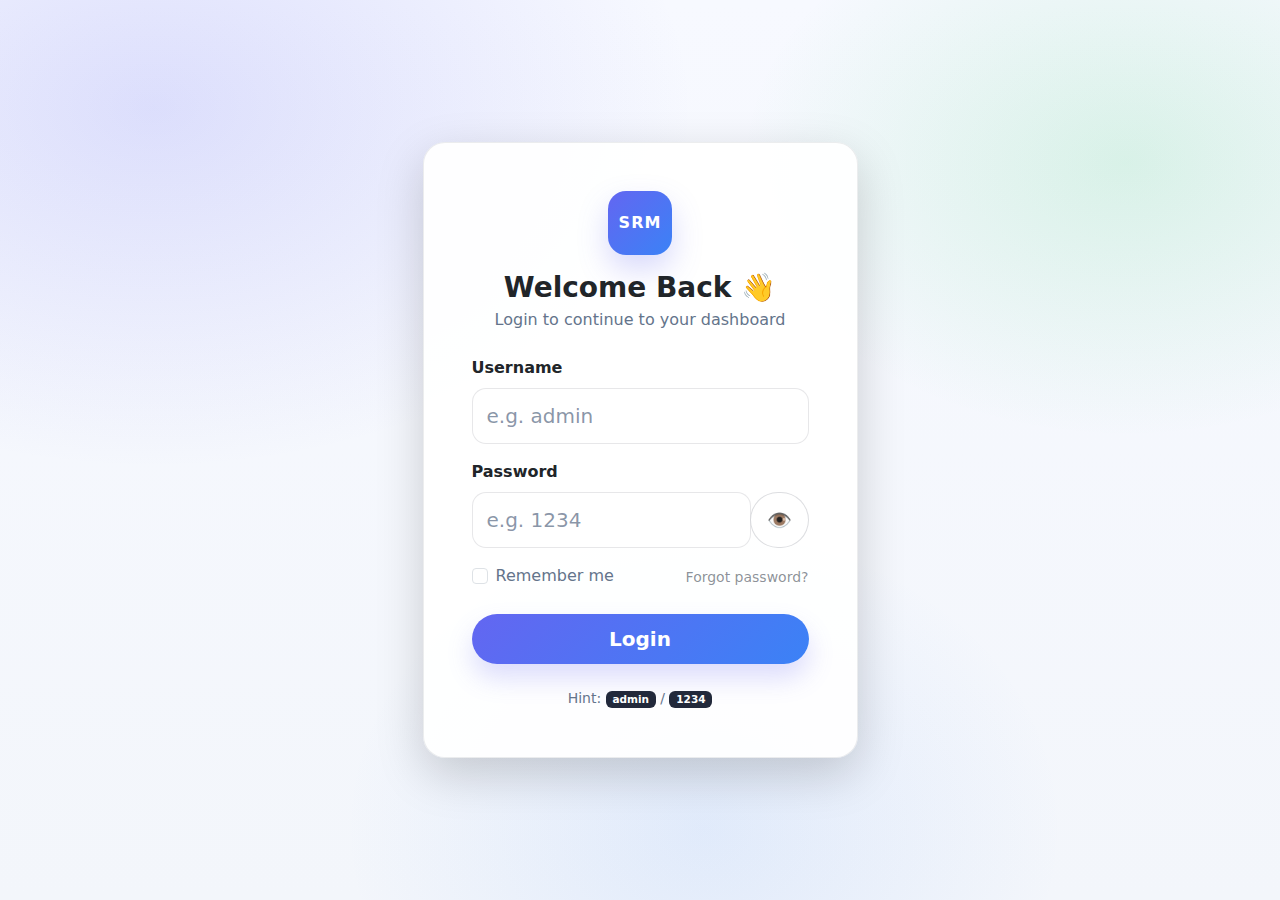
<file: index.html>
<!doctype html>
<html lang="en">
<head>
  <meta charset="UTF-8" />
  <meta name="viewport" content="width=device-width, initial-scale=1.0"/>
  <title>Mock Login | Student App</title>

  <!-- Bootstrap -->
  <link href="https://cdn.jsdelivr.net/npm/bootstrap@5.3.3/dist/css/bootstrap.min.css" rel="stylesheet"/>

  <!-- Custom CSS -->
  <link rel="stylesheet" href="css/styles.css"/>
</head>
<body class="bg-app">

  <div class="container min-vh-100 d-flex align-items-center justify-content-center py-5">
    <div class="card app-card p-4 p-md-5 shadow-lg">
      <div class="text-center mb-4">
        <div class="brand-badge mx-auto mb-3">SRM</div>
        <h1 class="h3 fw-bold mb-1">Welcome Back 👋</h1>
        <p class="text-muted mb-0">Login to continue to your dashboard</p>
      </div>

      <form id="loginForm" class="needs-validation" novalidate>
        <div class="mb-3">
          <label for="username" class="form-label fw-semibold">Username</label>
          <input
            type="text"
            id="username"
            class="form-control form-control-lg"
            placeholder="e.g. admin"
            required
            autocomplete="username"
          />
          <div class="invalid-feedback">Please enter your username.</div>
        </div>

        <div class="mb-2">
          <label for="password" class="form-label fw-semibold">Password</label>
          <div class="input-group input-group-lg">
            <input
              type="password"
              id="password"
              class="form-control"
              placeholder="e.g. 1234"
              required
              autocomplete="current-password"
            />
            <button class="btn btn-outline-light btn-eye" type="button" id="togglePass" aria-label="Toggle password">
              👁️
            </button>
            <div class="invalid-feedback">Please enter your password.</div>
          </div>
        </div>

        <div class="d-flex justify-content-between align-items-center mt-3 mb-4">
          <div class="form-check">
            <input class="form-check-input" type="checkbox" id="rememberMe"/>
            <label class="form-check-label text-muted" for="rememberMe">Remember me</label>
          </div>
          <a href="#" class="link-light small text-decoration-none opacity-75" onclick="return false;">Forgot password?</a>
        </div>

        <button type="submit" class="btn btn-gradient w-100 btn-lg fw-semibold">
          Login
        </button>

        <p class="text-center mt-4 mb-0 text-muted small">
          Hint: <span class="badge text-bg-dark">admin</span> / <span class="badge text-bg-dark">1234</span>
        </p>
      </form>
    </div>
  </div>

  <!-- Bootstrap JS (optional) -->
  <script src="https://cdn.jsdelivr.net/npm/bootstrap@5.3.3/dist/js/bootstrap.bundle.min.js"></script>

  <!-- App JS -->
  <script src="js/script.js"></script>
</body>
</html>
</file>
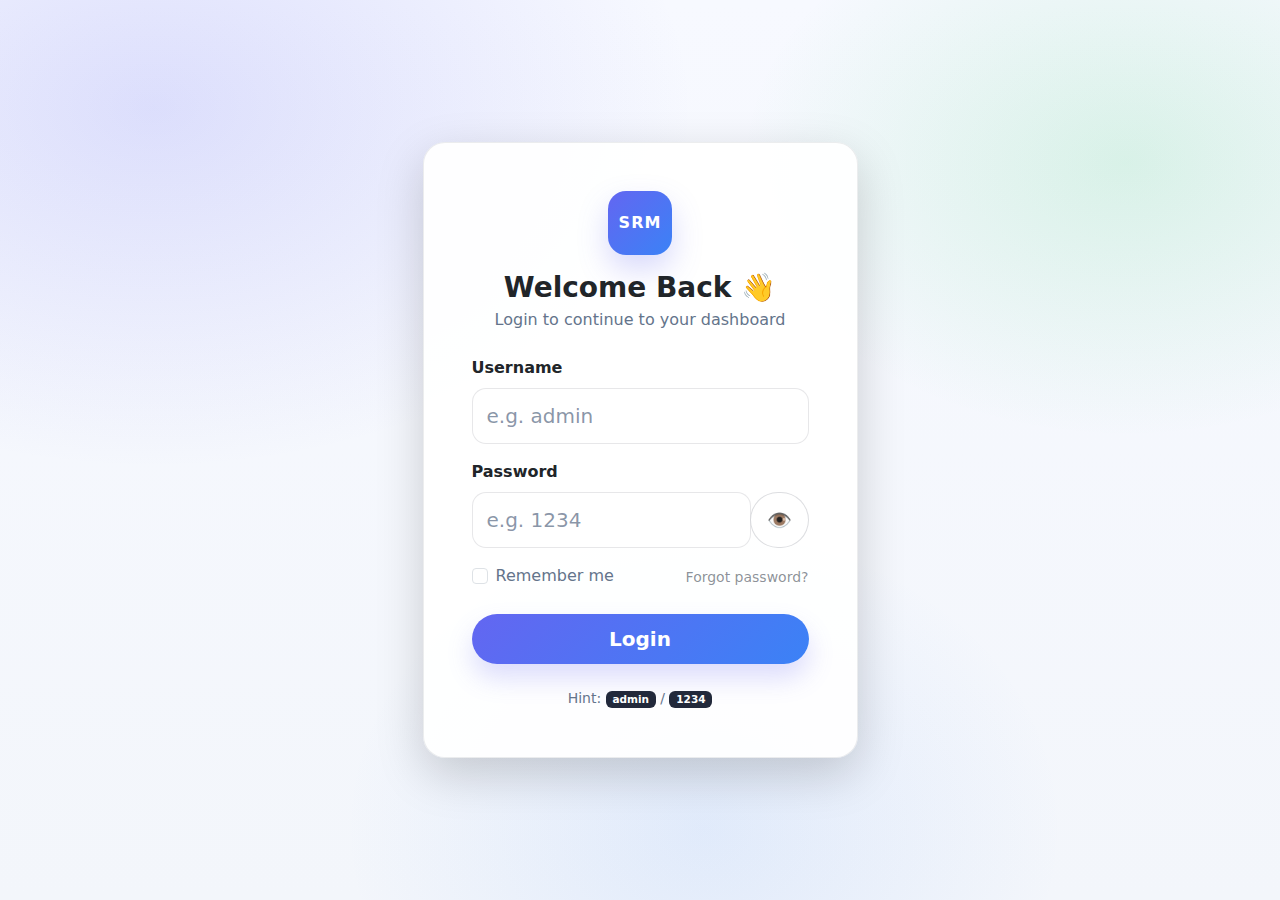
<file: dashboard.html>
<!doctype html>
<html lang="en">
<head>
  <meta charset="UTF-8" />
  <meta name="viewport" content="width=device-width, initial-scale=1.0"/>
  <title>Dashboard | Student App</title>

  <!-- Bootstrap -->
  <link href="https://cdn.jsdelivr.net/npm/bootstrap@5.3.3/dist/css/bootstrap.min.css" rel="stylesheet"/>

  <!-- Custom CSS -->
  <link rel="stylesheet" href="css/styles.css"/>
</head>
<body class="bg-app">

  <nav class="navbar navbar-expand-lg navbar-dark px-3 py-3 glass-nav">
    <div class="container-fluid">
      <a class="navbar-brand fw-bold d-flex align-items-center gap-2" href="#">
        <span class="brand-dot"></span> Student Mock App
      </a>
      <div class="d-flex gap-2 align-items-center">
        <a href="profile.html" class="btn btn-outline-light btn-sm rounded-pill px-3">Profile Settings</a>
        <button class="btn btn-light btn-sm rounded-pill px-3 fw-semibold" id="logoutBtn">Logout</button>
      </div>
    </div>
  </nav>

  <main class="container py-5">
    <div class="row g-4">
      <div class="col-12 col-lg-7">
        <div class="card app-card p-4 p-md-5 shadow-lg h-100">
          <h1 class="fw-bold mb-2">Dashboard</h1>
          <p class="text-muted mb-4">Your mock workspace overview</p>

          <div class="welcome-box p-4 rounded-4">
            <h2 class="h4 fw-bold mb-1">Welcome, <span id="userLabel">User</span>! 🎉</h2>
            <p class="mb-0 text-muted">You successfully logged in using JavaScript conditional logic.</p>
          </div>

          <div class="mt-4 d-flex flex-wrap gap-3">
            <a class="btn btn-gradient rounded-pill px-4" href="profile.html">
              Go to Profile Settings
            </a>
            <button class="btn btn-outline-light rounded-pill px-4" id="logoutBtn2">
              Logout
            </button>
          </div>
        </div>
      </div>

      <div class="col-12 col-lg-5">
        <div class="card app-card p-4 shadow-lg h-100">
          <h3 class="h5 fw-bold mb-3">Quick Cards</h3>

          <div class="mini-card p-3 rounded-4 mb-3">
            <div class="d-flex justify-content-between align-items-start">
              <div>
                <div class="fw-semibold">Status</div>
                <div class="text-muted small">Logged in</div>
              </div>
              <span class="badge text-bg-success rounded-pill">Active</span>
            </div>
          </div>

          <div class="mini-card p-3 rounded-4 mb-3">
            <div class="fw-semibold">UI/UX Touch</div>
            <div class="text-muted small">Bootstrap + custom gradients + glass effect</div>
          </div>

          <div class="mini-card p-3 rounded-4">
            <div class="fw-semibold">Task Checklist</div>
            <ul class="text-muted small mb-0 ps-3">
              <li>Login validation ✅</li>
              <li>Redirect to dashboard ✅</li>
              <li>Logout back to login ✅</li>
              <li>Profile page ✅</li>
            </ul>
          </div>
        </div>
      </div>
    </div>
  </main>

  <script src="https://cdn.jsdelivr.net/npm/bootstrap@5.3.3/dist/js/bootstrap.bundle.min.js"></script>
  <script src="js/script.js"></script>
</body>
</html>
</file>
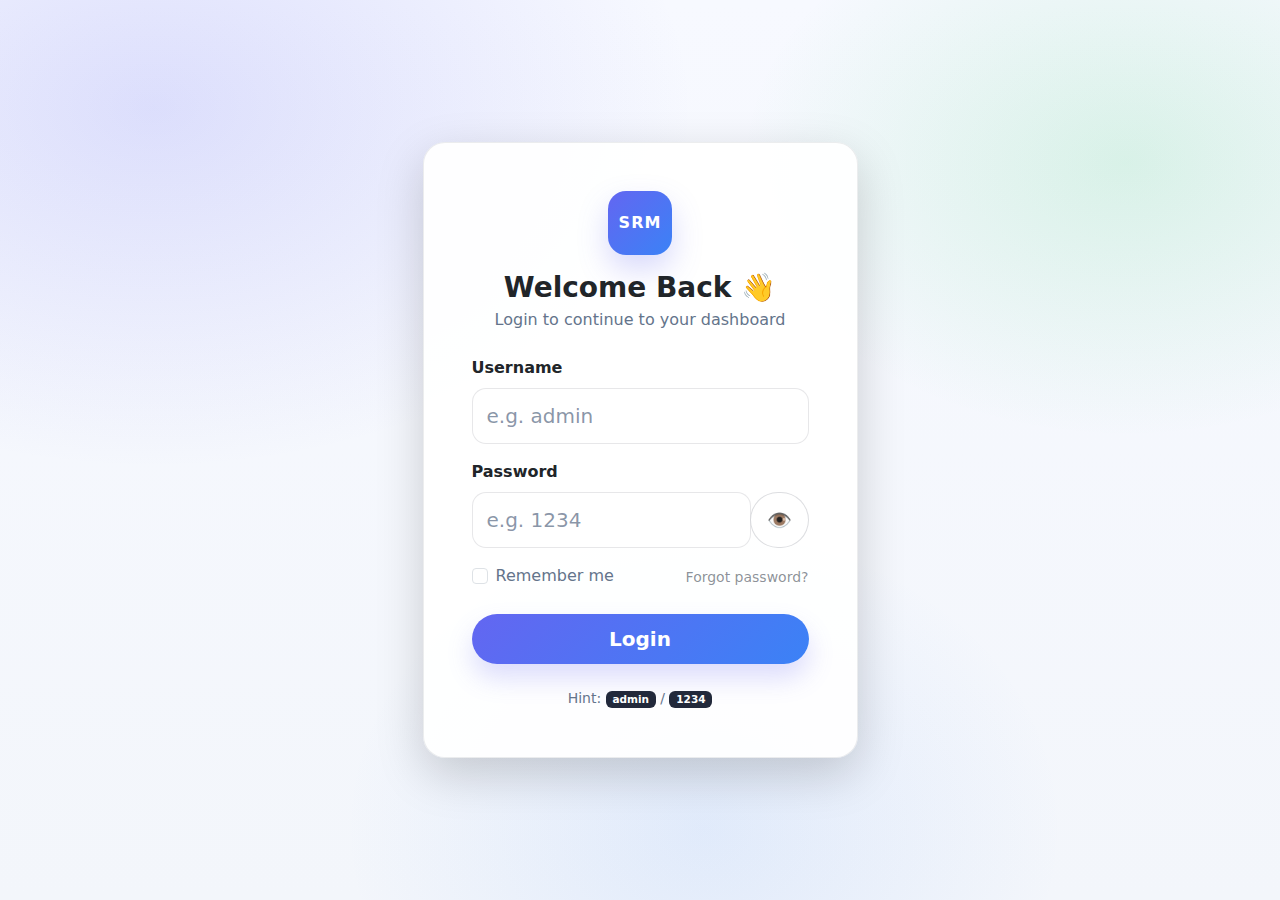
<file: profile.html>
<!doctype html>
<html lang="en">
<head>
  <meta charset="UTF-8" />
  <meta name="viewport" content="width=device-width, initial-scale=1.0"/>
  <title>Profile Settings | Student App</title>

  <!-- Bootstrap -->
  <link href="https://cdn.jsdelivr.net/npm/bootstrap@5.3.3/dist/css/bootstrap.min.css" rel="stylesheet"/>

  <!-- Custom CSS -->
  <link rel="stylesheet" href="css/styles.css"/>
</head>
<body class="bg-app">

  <nav class="navbar navbar-expand-lg navbar-dark px-3 py-3 glass-nav">
    <div class="container-fluid">
      <a class="navbar-brand fw-bold d-flex align-items-center gap-2" href="dashboard.html">
        <span class="brand-dot"></span> Student Mock App
      </a>
      <div class="d-flex gap-2 align-items-center">
        <a href="dashboard.html" class="btn btn-outline-light btn-sm rounded-pill px-3">Back to Dashboard</a>
        <button class="btn btn-light btn-sm rounded-pill px-3 fw-semibold" id="logoutBtn">Logout</button>
      </div>
    </div>
  </nav>

  <main class="container py-5">
    <div class="row justify-content-center">
      <div class="col-12 col-lg-8">
        <div class="card app-card p-4 p-md-5 shadow-lg">
          <div class="d-flex align-items-center justify-content-between flex-wrap gap-3">
            <div>
              <h1 class="h3 fw-bold mb-1">Profile Settings</h1>
              <p class="text-muted mb-0">Static user details (as required)</p>
            </div>
            <div class="profile-chip px-3 py-2 rounded-pill">
              Logged in as: <span class="fw-semibold" id="profileUser">admin</span>
            </div>
          </div>

          <hr class="my-4 opacity-25"/>

          <div class="row g-4">
            <div class="col-md-6">
              <div class="info-tile p-3 rounded-4">
                <div class="text-muted small">Name</div>
                <div class="fw-semibold fs-5" id="profileName">Admin User</div>
              </div>
            </div>

            <div class="col-md-6">
              <div class="info-tile p-3 rounded-4">
                <div class="text-muted small">Email</div>
                <div class="fw-semibold fs-5" id="profileEmail">admin@srmclub.in</div>
              </div>
            </div>

            <div class="col-12">
              <div class="info-tile p-3 rounded-4">
                <div class="text-muted small">Role</div>
                <div class="fw-semibold fs-5" id="profileRole">Web Development Volunteer</div>
              </div>
            </div>
          </div>

          <div class="mt-4 d-flex gap-3 flex-wrap">
            <a href="dashboard.html" class="btn btn-gradient rounded-pill px-4">Save (Mock)</a>
            <button class="btn btn-outline-light rounded-pill px-4" id="logoutBtn2">Logout</button>
          </div>

          <p class="text-muted small mt-4 mb-0">
            Note: This page is static as per the task, but username is displayed from session.
          </p>
        </div>
      </div>
    </div>
  </main>

  <script src="https://cdn.jsdelivr.net/npm/bootstrap@5.3.3/dist/js/bootstrap.bundle.min.js"></script>
  <script src="js/script.js"></script>
</body>
</html>
</file>
<file: css/styles.css>
/* =========================
   Premium Student Mock App
   Sleek + Modern UI (Light)
   ========================= */

:root{
  --bg: #f5f7fb;
  --card: rgba(255,255,255,0.92);
  --stroke: rgba(15,23,42,0.08);

  --text: #0f172a;
  --muted: #64748b;

  --primary: #6366f1;   /* indigo */
  --primary2:#22c55e;   /* green accent */
  --danger: #ef4444;

  --shadow: 0 18px 50px rgba(15,23,42,0.10);
  --shadow2: 0 10px 26px rgba(15,23,42,0.08);
  --radius: 22px;
}

*{ box-sizing: border-box; }

body{
  font-family: ui-sans-serif, system-ui, -apple-system, Segoe UI, Roboto, Arial, "Noto Sans", "Helvetica Neue", sans-serif;
  color: var(--text);
  background: var(--bg);
}

/* ===== Background (premium blobs) ===== */
.bg-app{
  background:
    radial-gradient(900px 600px at 12% 12%, rgba(99,102,241,0.18), transparent 60%),
    radial-gradient(700px 500px at 88% 18%, rgba(34,197,94,0.14), transparent 55%),
    radial-gradient(600px 500px at 55% 92%, rgba(59,130,246,0.10), transparent 60%),
    linear-gradient(180deg, #f7f9ff, #f3f6fb);
}

/* ===== Navbar (glass-lite) ===== */
.glass-nav{
  background: rgba(255,255,255,0.70);
  border-bottom: 1px solid var(--stroke);
  backdrop-filter: blur(10px);
}

.navbar-dark .navbar-brand,
.navbar-dark .navbar-brand:hover{
  color: var(--text);
}

.brand-dot{
  width: 12px; height: 12px;
  border-radius: 50%;
  display: inline-block;
  background: linear-gradient(135deg, var(--primary), #3b82f6);
  box-shadow: 0 0 0 6px rgba(99,102,241,0.12);
}

/* ===== Cards ===== */
.app-card{
  background: var(--card);
  border: 1px solid var(--stroke);
  border-radius: var(--radius);
  box-shadow: var(--shadow);
}

/* Login badge */
.brand-badge{
  width: 64px; height: 64px;
  border-radius: 18px;
  display: grid;
  place-items: center;
  font-weight: 800;
  letter-spacing: 1px;
  color: white;
  background: linear-gradient(135deg, var(--primary), #3b82f6);
  box-shadow: 0 14px 30px rgba(99,102,241,0.25);
}

/* ===== Typography ===== */
.text-muted{ color: var(--muted) !important; }

/* ===== Inputs ===== */
.form-control{
  border-radius: 14px !important;
  border: 1px solid rgba(15,23,42,0.10) !important;
  background: rgba(255,255,255,0.95) !important;
  color: var(--text) !important;
  padding: 12px 14px !important;
  transition: box-shadow .2s ease, border-color .2s ease, transform .2s ease;
}

.form-control::placeholder{
  color: rgba(100,116,139,0.75) !important;
}

.form-control:focus{
  border-color: rgba(99,102,241,0.55) !important;
  box-shadow: 0 0 0 .22rem rgba(99,102,241,0.18) !important;
}

/* Bootstrap invalid feedback spacing */
.invalid-feedback{
  font-size: 0.85rem;
}

/* Password toggle button */
.btn-eye{
  border-radius: 14px !important;
  border: 1px solid rgba(15,23,42,0.10) !important;
  background: rgba(255,255,255,0.95) !important;
  transition: transform .15s ease;
}
.btn-eye:hover{
  transform: translateY(-1px);
}

/* ===== Buttons ===== */
.btn{
  border-radius: 999px !important;
  padding: 10px 16px !important;
  transition: transform .15s ease, box-shadow .15s ease, opacity .15s ease;
}

.btn:hover{
  transform: translateY(-1px);
}

.btn-gradient{
  border: none !important;
  color: white !important;
  background: linear-gradient(135deg, var(--primary), #3b82f6);
  box-shadow: 0 14px 26px rgba(99,102,241,0.22);
}

.btn-gradient:hover{
  box-shadow: 0 18px 32px rgba(99,102,241,0.28);
}

.btn-outline-light{
  border: 1px solid rgba(15,23,42,0.14) !important;
  color: var(--text) !important;
  background: rgba(255,255,255,0.75) !important;
}

.btn-outline-light:hover{
  background: rgba(255,255,255,1) !important;
  box-shadow: var(--shadow2);
}

.btn-light{
  background: var(--text) !important;
  color: white !important;
  border: none !important;
  box-shadow: var(--shadow2);
}
.btn-light:hover{ opacity: 0.95; }

/* ===== Dashboard sections ===== */
.welcome-box{
  background: rgba(99,102,241,0.06);
  border: 1px solid rgba(99,102,241,0.14);
  border-radius: 18px;
}

.mini-card, .info-tile{
  background: rgba(255,255,255,0.9);
  border: 1px solid rgba(15,23,42,0.08);
  border-radius: 18px;
  box-shadow: 0 10px 22px rgba(15,23,42,0.06);
}

/* ===== Profile chip ===== */
.profile-chip{
  background: rgba(99,102,241,0.08);
  border: 1px solid rgba(99,102,241,0.16);
  color: var(--text);
}

/* ===== Links ===== */
.link-light{
  color: rgba(15,23,42,0.65) !important;
}
.link-light:hover{
  color: rgba(15,23,42,0.85) !important;
  text-decoration: underline !important;
}

/* ===== Small polish ===== */
hr{ border-color: rgba(15,23,42,0.10) !important; }

.badge.text-bg-dark{
  background: rgba(15,23,42,0.92) !important;
}

/* Better card responsiveness */
@media (max-width: 576px){
  .app-card{ border-radius: 18px; }
  .brand-badge{ width: 58px; height: 58px; }
}
</file>
